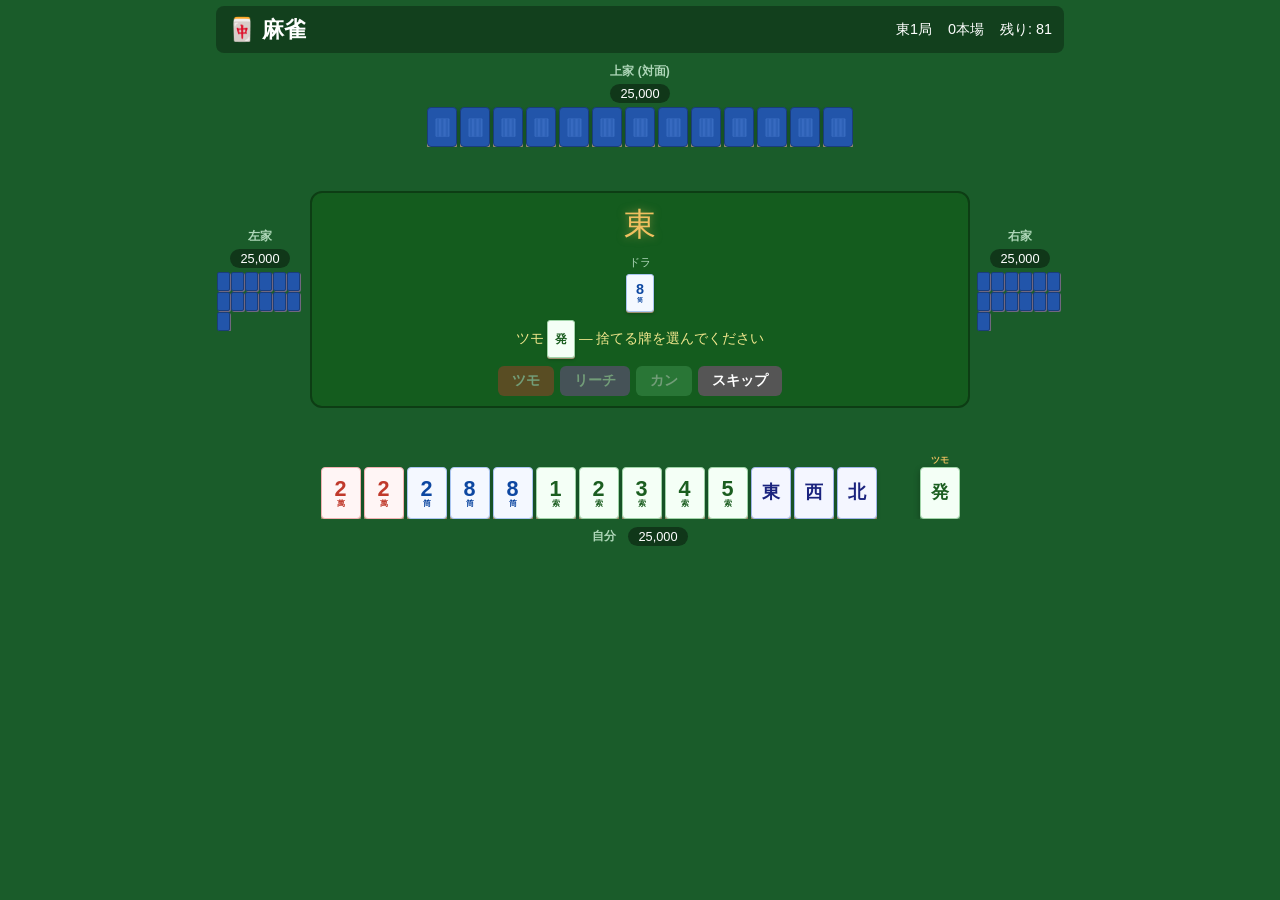
<file: index.html>
<!DOCTYPE html>
<html lang="ja">
<head>
  <meta charset="UTF-8">
  <meta name="viewport" content="width=device-width, initial-scale=1.0">
  <title>麻雀ゲーム</title>
  <link rel="stylesheet" href="style.css">
</head>
<body>
  <div id="app">
    <div id="game-header">
      <h1>🀄 麻雀</h1>
      <div id="game-info">
        <span id="round-info">東1局</span>
        <span id="honba-info">0本場</span>
        <span id="wall-count">残り: 70</span>
      </div>
    </div>

    <div id="game-board">
      <!-- 上家 (対面) -->
      <div id="player-top" class="player-area opponent">
        <div class="player-label">上家 (対面)</div>
        <div class="player-score-badge"><span class="player-score" id="score-2">25000</span></div>
        <div class="hand-container">
          <div class="hand hidden-hand" id="hand-2"></div>
        </div>
        <div class="discard-area" id="discard-2"></div>
      </div>

      <div id="center-row">
        <!-- 左家 -->
        <div id="player-left" class="player-area opponent side-player">
          <div class="player-label">左家</div>
          <div class="player-score-badge"><span class="player-score" id="score-3">25000</span></div>
          <div class="hand-container">
            <div class="hand hidden-hand side-hand" id="hand-3"></div>
          </div>
          <div class="discard-area side-discard" id="discard-3"></div>
        </div>

        <!-- 中央卓 -->
        <div id="center-table">
          <div id="wind-indicator">
            <div class="wind-kanji">東</div>
            <div id="dora-area">
              <div class="dora-label">ドラ</div>
              <div id="dora-tiles"></div>
            </div>
          </div>
          <div id="action-area">
            <div id="message-area">配牌中...</div>
            <div id="action-buttons" class="hidden">
              <button id="btn-chi" class="action-btn" onclick="game.playerAction('chi')">チー</button>
              <button id="btn-pon" class="action-btn" onclick="game.playerAction('pon')">ポン</button>
              <button id="btn-kan" class="action-btn" onclick="game.playerAction('kan')">カン</button>
              <button id="btn-ron" class="action-btn ron-btn" onclick="game.playerAction('ron')">ロン</button>
              <button id="btn-skip" class="action-btn skip-btn" onclick="game.playerAction('skip')">スキップ</button>
            </div>
            <div id="tsumo-buttons" class="hidden">
              <button id="btn-tsumo" class="action-btn ron-btn" onclick="game.playerAction('tsumo')">ツモ</button>
              <button id="btn-riichi" class="action-btn riichi-btn" onclick="game.playerAction('riichi')">リーチ</button>
              <button id="btn-ankan" class="action-btn" onclick="game.playerAction('ankan')">カン</button>
              <button id="btn-tsumo-skip" class="action-btn skip-btn" onclick="game.playerAction('tsumo-skip')">スキップ</button>
            </div>
          </div>
        </div>

        <!-- 右家 -->
        <div id="player-right" class="player-area opponent side-player">
          <div class="player-label">右家</div>
          <div class="player-score-badge"><span class="player-score" id="score-1">25000</span></div>
          <div class="hand-container">
            <div class="hand hidden-hand side-hand" id="hand-1"></div>
          </div>
          <div class="discard-area side-discard" id="discard-1"></div>
        </div>
      </div>

      <!-- 自分 -->
      <div id="player-bottom" class="player-area self">
        <div class="discard-area" id="discard-0"></div>
        <div class="hand-container">
          <div class="hand" id="hand-0"></div>
        </div>
        <div class="player-bottom-info">
          <div class="player-label">自分 <span id="riichi-indicator" class="hidden">リーチ中</span></div>
          <div class="player-score-badge"><span class="player-score" id="score-0">25000</span></div>
        </div>
      </div>
    </div>

    <!-- 結果モーダル -->
    <div id="result-modal" class="modal hidden">
      <div class="modal-content">
        <h2 id="result-title">結果</h2>
        <div id="result-detail"></div>
        <div id="score-changes"></div>
        <button class="action-btn" onclick="game.nextRound()">次の局へ</button>
      </div>
    </div>

    <!-- ゲーム終了モーダル -->
    <div id="gameover-modal" class="modal hidden">
      <div class="modal-content">
        <h2>ゲーム終了</h2>
        <div id="final-scores"></div>
        <button class="action-btn" onclick="game.restart()">もう一度</button>
      </div>
    </div>
  </div>

  <script src="mahjong.js"></script>
</body>
</html>
</file>
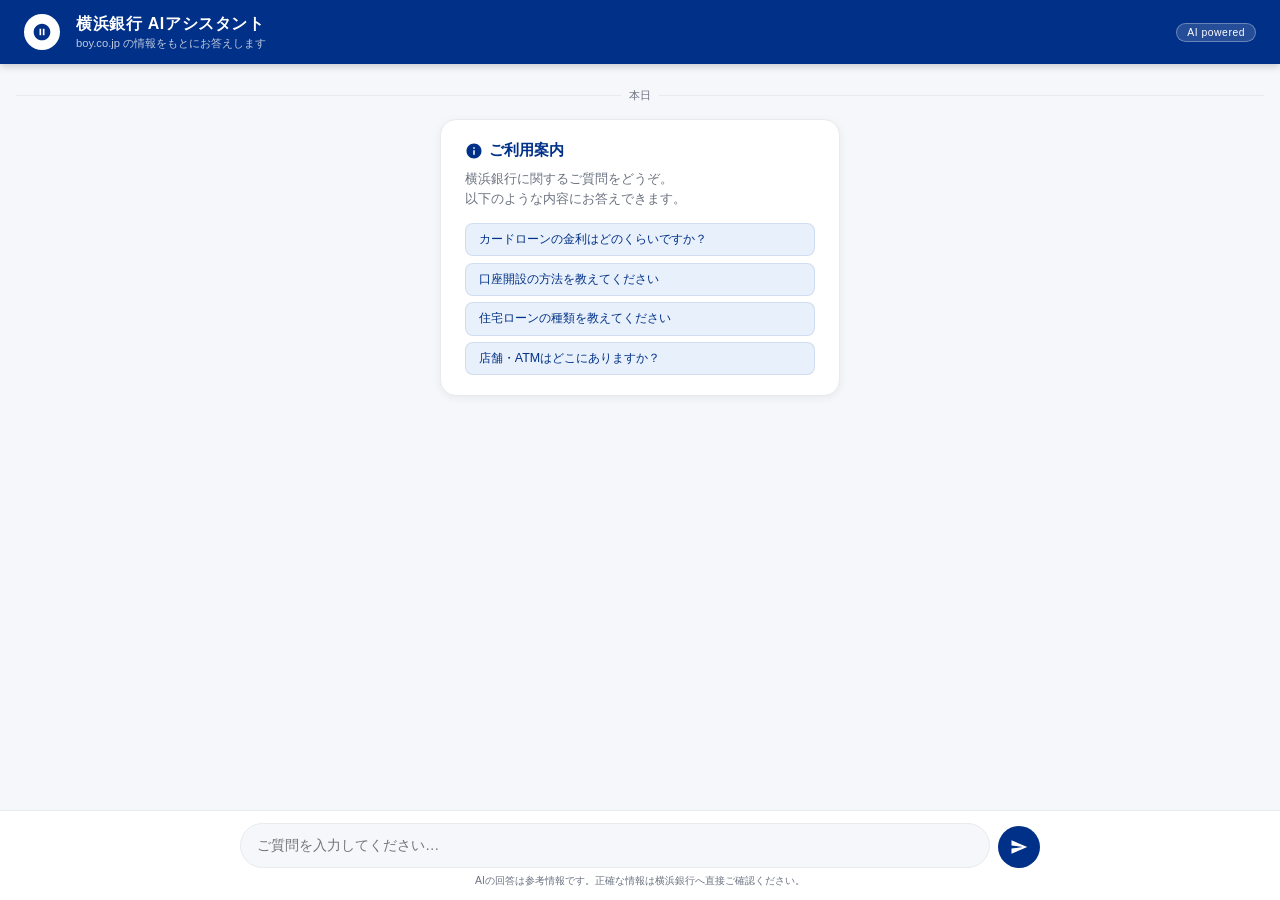
<file: qa_tool/static/index.html>
<!DOCTYPE html>
<html lang="ja">
<head>
  <meta charset="UTF-8">
  <meta name="viewport" content="width=device-width, initial-scale=1.0">
  <title>横浜銀行 AIアシスタント</title>
  <style>
    *, *::before, *::after { box-sizing: border-box; margin: 0; padding: 0; }

    :root {
      --hama-blue: #003087;
      --hama-light-blue: #0066cc;
      --hama-sky: #e8f0fb;
      --hama-gold: #c8a84b;
      --gray-100: #f5f7fa;
      --gray-200: #e8eaed;
      --gray-600: #6b7280;
      --white: #ffffff;
      --text: #1a1a2e;
    }

    body {
      font-family: "Hiragino Kaku Gothic ProN", "Hiragino Sans", Meiryo, sans-serif;
      background: var(--gray-100);
      display: flex;
      flex-direction: column;
      height: 100vh;
      color: var(--text);
    }

    /* ── ヘッダー ── */
    header {
      background: var(--hama-blue);
      color: var(--white);
      padding: 0 1.5rem;
      height: 64px;
      display: flex;
      align-items: center;
      gap: 1rem;
      box-shadow: 0 2px 8px rgba(0,0,0,0.2);
      flex-shrink: 0;
    }

    .header-icon {
      width: 36px;
      height: 36px;
      background: var(--white);
      border-radius: 50%;
      display: flex;
      align-items: center;
      justify-content: center;
      flex-shrink: 0;
    }

    .header-icon svg {
      width: 20px;
      height: 20px;
      fill: var(--hama-blue);
    }

    .header-text h1 {
      font-size: 1rem;
      font-weight: 700;
      letter-spacing: 0.04em;
    }

    .header-text p {
      font-size: 0.7rem;
      opacity: 0.75;
      margin-top: 1px;
    }

    .header-badge {
      margin-left: auto;
      background: rgba(255,255,255,0.15);
      border: 1px solid rgba(255,255,255,0.3);
      color: var(--white);
      font-size: 0.65rem;
      padding: 3px 10px;
      border-radius: 20px;
      letter-spacing: 0.05em;
    }

    /* ── チャットエリア ── */
    #chat {
      flex: 1;
      overflow-y: auto;
      padding: 1.5rem 1rem;
      display: flex;
      flex-direction: column;
      gap: 1rem;
      scroll-behavior: smooth;
    }

    /* 日付ライン */
    .date-line {
      text-align: center;
      font-size: 0.7rem;
      color: var(--gray-600);
      display: flex;
      align-items: center;
      gap: 0.5rem;
    }
    .date-line::before, .date-line::after {
      content: "";
      flex: 1;
      height: 1px;
      background: var(--gray-200);
    }

    /* メッセージラッパー */
    .msg-wrap {
      display: flex;
      gap: 0.6rem;
      max-width: 85%;
    }
    .msg-wrap.user { align-self: flex-end; flex-direction: row-reverse; }
    .msg-wrap.bot  { align-self: flex-start; }

    /* アバター */
    .avatar {
      width: 32px;
      height: 32px;
      border-radius: 50%;
      flex-shrink: 0;
      display: flex;
      align-items: center;
      justify-content: center;
      font-size: 0.75rem;
      font-weight: 700;
    }
    .bot .avatar {
      background: var(--hama-blue);
      color: var(--white);
    }
    .user .avatar {
      background: var(--gray-200);
      color: var(--gray-600);
    }

    /* バブル */
    .bubble {
      padding: 0.75rem 1rem;
      border-radius: 16px;
      line-height: 1.7;
      font-size: 0.88rem;
      white-space: pre-wrap;
      word-break: break-word;
    }
    .bot .bubble {
      background: var(--white);
      border: 1px solid var(--gray-200);
      border-top-left-radius: 4px;
      box-shadow: 0 1px 3px rgba(0,0,0,0.06);
    }
    .user .bubble {
      background: var(--hama-light-blue);
      color: var(--white);
      border-top-right-radius: 4px;
    }
    .bubble.loading {
      color: var(--gray-600);
      font-style: italic;
    }

    /* タイムスタンプ */
    .ts {
      font-size: 0.65rem;
      color: var(--gray-600);
      margin-top: 4px;
      padding: 0 4px;
    }
    .msg-wrap.user .ts { text-align: right; }

    /* ── ウェルカムカード ── */
    .welcome-card {
      align-self: center;
      background: var(--white);
      border: 1px solid var(--gray-200);
      border-radius: 16px;
      padding: 1.25rem 1.5rem;
      max-width: 400px;
      width: 100%;
      box-shadow: 0 2px 8px rgba(0,0,0,0.06);
    }
    .welcome-card h2 {
      color: var(--hama-blue);
      font-size: 0.95rem;
      margin-bottom: 0.5rem;
      display: flex;
      align-items: center;
      gap: 0.4rem;
    }
    .welcome-card p {
      font-size: 0.8rem;
      color: var(--gray-600);
      line-height: 1.6;
      margin-bottom: 0.8rem;
    }
    .suggestion-list {
      list-style: none;
      display: flex;
      flex-direction: column;
      gap: 0.4rem;
    }
    .suggestion-list li {
      background: var(--hama-sky);
      color: var(--hama-blue);
      font-size: 0.78rem;
      padding: 0.45rem 0.8rem;
      border-radius: 8px;
      cursor: pointer;
      transition: background 0.15s;
      border: 1px solid rgba(0,48,135,0.1);
    }
    .suggestion-list li:hover { background: #d0e4ff; }

    /* ── フッター（入力欄）── */
    footer {
      background: var(--white);
      border-top: 1px solid var(--gray-200);
      padding: 0.75rem 1rem;
      flex-shrink: 0;
    }

    .input-row {
      display: flex;
      gap: 0.5rem;
      align-items: flex-end;
      max-width: 800px;
      margin: 0 auto;
    }

    #q {
      flex: 1;
      padding: 0.65rem 1rem;
      border: 1.5px solid var(--gray-200);
      border-radius: 24px;
      font-size: 0.9rem;
      font-family: inherit;
      outline: none;
      background: var(--gray-100);
      transition: border-color 0.15s, background 0.15s;
      resize: none;
      line-height: 1.5;
    }
    #q:focus {
      border-color: var(--hama-light-blue);
      background: var(--white);
    }

    #send {
      width: 42px;
      height: 42px;
      background: var(--hama-blue);
      color: var(--white);
      border: none;
      border-radius: 50%;
      cursor: pointer;
      display: flex;
      align-items: center;
      justify-content: center;
      flex-shrink: 0;
      transition: background 0.15s, transform 0.1s;
    }
    #send:hover:not(:disabled) { background: var(--hama-light-blue); }
    #send:active:not(:disabled) { transform: scale(0.92); }
    #send:disabled { background: var(--gray-200); cursor: default; }
    #send svg { width: 18px; height: 18px; fill: currentColor; }

    .footer-note {
      text-align: center;
      font-size: 0.65rem;
      color: var(--gray-600);
      margin-top: 0.4rem;
    }

    /* スクロールバー */
    #chat::-webkit-scrollbar { width: 4px; }
    #chat::-webkit-scrollbar-track { background: transparent; }
    #chat::-webkit-scrollbar-thumb { background: var(--gray-200); border-radius: 2px; }
  </style>
</head>
<body>

<header>
  <div class="header-icon">
    <svg viewBox="0 0 24 24" xmlns="http://www.w3.org/2000/svg">
      <path d="M12 2C6.48 2 2 6.48 2 12s4.48 10 10 10 10-4.48 10-10S17.52 2 12 2zm-1 14H9V8h2v8zm4 0h-2V8h2v8z"/>
    </svg>
  </div>
  <div class="header-text">
    <h1>横浜銀行 AIアシスタント</h1>
    <p>boy.co.jp の情報をもとにお答えします</p>
  </div>
  <span class="header-badge">AI powered</span>
</header>

<div id="chat">
  <div class="date-line">本日</div>

  <div class="welcome-card">
    <h2>
      <svg style="width:18px;height:18px;fill:#003087" viewBox="0 0 24 24"><path d="M12 2C6.48 2 2 6.48 2 12s4.48 10 10 10 10-4.48 10-10S17.52 2 12 2zm1 15h-2v-6h2v6zm0-8h-2V7h2v2z"/></svg>
      ご利用案内
    </h2>
    <p>横浜銀行に関するご質問をどうぞ。<br>以下のような内容にお答えできます。</p>
    <ul class="suggestion-list" id="suggestions">
      <li>カードローンの金利はどのくらいですか？</li>
      <li>口座開設の方法を教えてください</li>
      <li>住宅ローンの種類を教えてください</li>
      <li>店舗・ATMはどこにありますか？</li>
    </ul>
  </div>
</div>

<footer>
  <div class="input-row">
    <input id="q" type="text" placeholder="ご質問を入力してください…" autocomplete="off" />
    <button id="send" aria-label="送信">
      <svg viewBox="0 0 24 24"><path d="M2.01 21L23 12 2.01 3 2 10l15 2-15 2z"/></svg>
    </button>
  </div>
  <p class="footer-note">AIの回答は参考情報です。正確な情報は横浜銀行へ直接ご確認ください。</p>
</footer>

<script>
  const chat   = document.getElementById('chat');
  const input  = document.getElementById('q');
  const btn    = document.getElementById('send');

  function now() {
    return new Date().toLocaleTimeString('ja-JP', { hour: '2-digit', minute: '2-digit' });
  }

  function addMsg(text, role) {
    const wrap = document.createElement('div');
    wrap.className = `msg-wrap ${role}`;

    const avatar = document.createElement('div');
    avatar.className = 'avatar';
    avatar.textContent = role === 'bot' ? '浜' : '私';

    const inner = document.createElement('div');

    const bubble = document.createElement('div');
    bubble.className = 'bubble';
    bubble.textContent = text;

    const ts = document.createElement('div');
    ts.className = 'ts';
    ts.textContent = now();

    inner.appendChild(bubble);
    inner.appendChild(ts);
    wrap.appendChild(avatar);
    wrap.appendChild(inner);
    chat.appendChild(wrap);
    chat.scrollTop = chat.scrollHeight;
    return bubble;
  }

  async function ask(question) {
    if (!question) return;
    input.value = '';
    btn.disabled = true;

    addMsg(question, 'user');
    const loading = addMsg('回答を生成しています…', 'bot');
    loading.classList.add('loading');

    try {
      const res = await fetch('/ask', {
        method: 'POST',
        headers: { 'Content-Type': 'application/json' },
        body: JSON.stringify({ question }),
      });
      const data = await res.json();
      loading.classList.remove('loading');
      loading.textContent = data.answer || data.error || '（応答なし）';
    } catch {
      loading.classList.remove('loading');
      loading.textContent = 'エラー：サーバーに接続できませんでした。';
    } finally {
      btn.disabled = false;
      input.focus();
      chat.scrollTop = chat.scrollHeight;
    }
  }

  btn.addEventListener('click', () => ask(input.value.trim()));
  input.addEventListener('keydown', e => { if (e.key === 'Enter') ask(input.value.trim()); });

  // サジェストをクリックしたら送信
  document.getElementById('suggestions').addEventListener('click', e => {
    if (e.target.tagName === 'LI') ask(e.target.textContent.trim());
  });
</script>
</body>
</html>
</file>
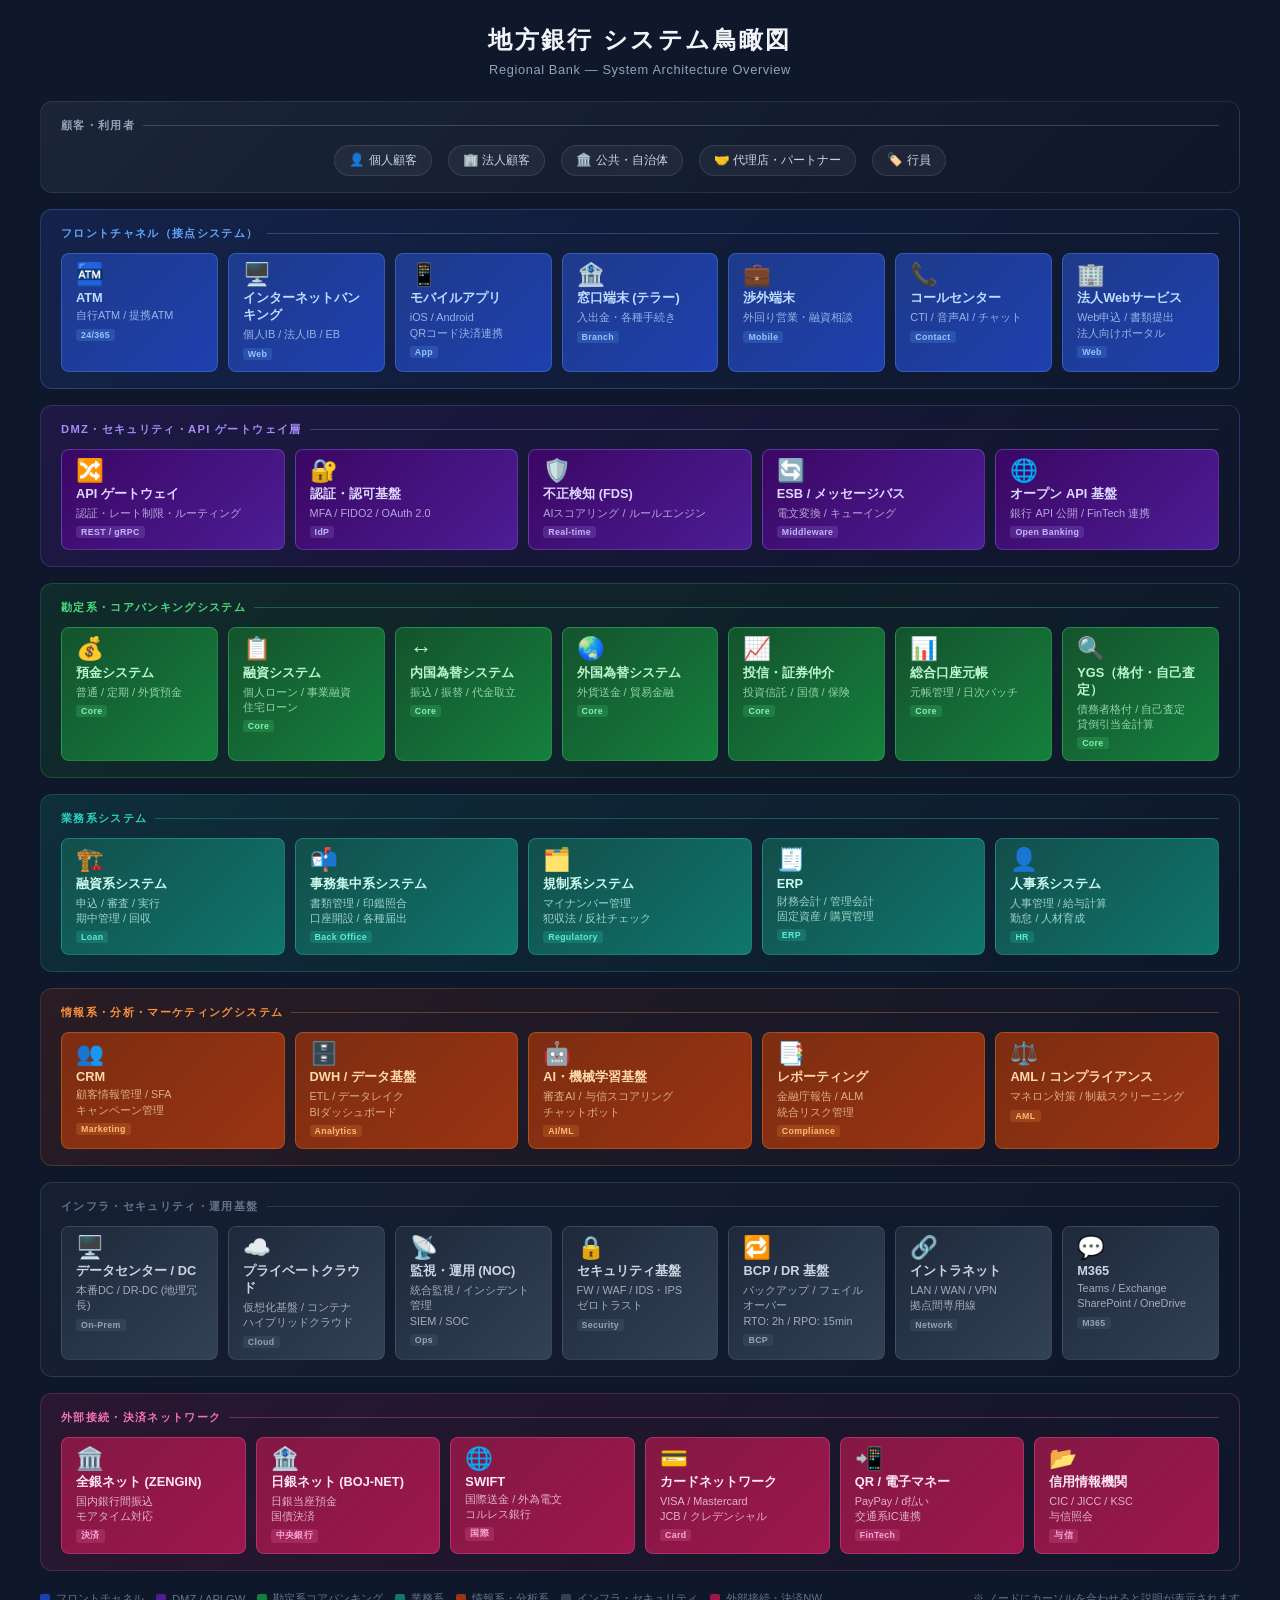
<file: bank-system-diagram.html>
<!DOCTYPE html>
<html lang="ja">
<head>
  <meta charset="UTF-8">
  <meta name="viewport" content="width=device-width, initial-scale=1.0">
  <title>地方銀行 システム鳥瞰図</title>
  <style>
    * { box-sizing: border-box; margin: 0; padding: 0; }

    body {
      font-family: 'Hiragino Sans', 'Yu Gothic', 'Meiryo', sans-serif;
      background: #0f172a;
      color: #e2e8f0;
      min-height: 100vh;
      padding: 24px;
    }

    h1 {
      text-align: center;
      font-size: 1.5rem;
      font-weight: 700;
      letter-spacing: 0.1em;
      margin-bottom: 6px;
      color: #f1f5f9;
    }

    .subtitle {
      text-align: center;
      font-size: 0.8rem;
      color: #94a3b8;
      margin-bottom: 24px;
      letter-spacing: 0.05em;
    }

    .diagram {
      display: grid;
      grid-template-rows: auto auto auto auto;
      gap: 16px;
      max-width: 1200px;
      margin: 0 auto;
    }

    /* ─── Layer ─── */
    .layer {
      border-radius: 12px;
      padding: 16px 20px;
      position: relative;
    }

    .layer-label {
      font-size: 0.7rem;
      font-weight: 700;
      letter-spacing: 0.12em;
      text-transform: uppercase;
      margin-bottom: 12px;
      display: flex;
      align-items: center;
      gap: 8px;
    }

    .layer-label::after {
      content: '';
      flex: 1;
      height: 1px;
      opacity: 0.3;
      background: currentColor;
    }

    .layer-grid {
      display: flex;
      flex-wrap: wrap;
      gap: 10px;
    }

    /* ─── Nodes ─── */
    .node {
      border-radius: 8px;
      padding: 10px 14px;
      min-width: 130px;
      flex: 1;
      cursor: default;
      transition: transform 0.15s, box-shadow 0.15s;
      position: relative;
    }

    .node:hover {
      transform: translateY(-2px);
      box-shadow: 0 8px 24px rgba(0,0,0,0.4);
    }

    .node-icon {
      font-size: 1.4rem;
      margin-bottom: 4px;
      line-height: 1;
    }

    .node-title {
      font-size: 0.8rem;
      font-weight: 700;
      margin-bottom: 3px;
    }

    .node-desc {
      font-size: 0.68rem;
      opacity: 0.75;
      line-height: 1.4;
    }

    .badge {
      display: inline-block;
      font-size: 0.55rem;
      font-weight: 700;
      padding: 1px 5px;
      border-radius: 3px;
      margin-top: 4px;
      letter-spacing: 0.04em;
    }

    /* ─── Layer: Customers ─── */
    .layer-customers {
      background: linear-gradient(135deg, rgba(30,41,59,0.8), rgba(15,23,42,0.6));
      border: 1px solid rgba(148,163,184,0.15);
    }
    .layer-customers .layer-label { color: #94a3b8; }

    /* ─── Layer: Front Channels ─── */
    .layer-front {
      background: linear-gradient(135deg, rgba(30,58,138,0.35), rgba(15,23,42,0.6));
      border: 1px solid rgba(96,165,250,0.25);
    }
    .layer-front .layer-label { color: #60a5fa; }
    .layer-front .node {
      background: linear-gradient(135deg, #1e3a8a, #1e40af);
      border: 1px solid rgba(96,165,250,0.3);
      color: #bfdbfe;
    }
    .layer-front .badge { background: rgba(96,165,250,0.2); color: #93c5fd; }

    /* ─── Layer: DMZ / API GW ─── */
    .layer-dmz {
      background: linear-gradient(135deg, rgba(76,29,149,0.25), rgba(15,23,42,0.6));
      border: 1px solid rgba(167,139,250,0.2);
    }
    .layer-dmz .layer-label { color: #a78bfa; }
    .layer-dmz .node {
      background: linear-gradient(135deg, #3b0764, #4c1d95);
      border: 1px solid rgba(167,139,250,0.3);
      color: #ddd6fe;
    }
    .layer-dmz .badge { background: rgba(167,139,250,0.2); color: #c4b5fd; }

    /* ─── Layer: Core Banking ─── */
    .layer-core {
      background: linear-gradient(135deg, rgba(20,83,45,0.35), rgba(15,23,42,0.6));
      border: 1px solid rgba(74,222,128,0.2);
    }
    .layer-core .layer-label { color: #4ade80; }
    .layer-core .node {
      background: linear-gradient(135deg, #14532d, #15803d);
      border: 1px solid rgba(74,222,128,0.3);
      color: #bbf7d0;
    }
    .layer-core .badge { background: rgba(74,222,128,0.2); color: #86efac; }

    /* ─── Layer: Info / Analytics ─── */
    .layer-info {
      background: linear-gradient(135deg, rgba(124,45,18,0.25), rgba(15,23,42,0.6));
      border: 1px solid rgba(251,146,60,0.2);
    }
    .layer-info .layer-label { color: #fb923c; }
    .layer-info .node {
      background: linear-gradient(135deg, #7c2d12, #9a3412);
      border: 1px solid rgba(251,146,60,0.3);
      color: #fed7aa;
    }
    .layer-info .badge { background: rgba(251,146,60,0.2); color: #fdba74; }

    /* ─── Layer: Business Operations ─── */
    .layer-ops {
      background: linear-gradient(135deg, rgba(15,118,110,0.25), rgba(15,23,42,0.6));
      border: 1px solid rgba(45,212,191,0.2);
    }
    .layer-ops .layer-label { color: #2dd4bf; }
    .layer-ops .node {
      background: linear-gradient(135deg, #134e4a, #0f766e);
      border: 1px solid rgba(45,212,191,0.3);
      color: #ccfbf1;
    }
    .layer-ops .badge { background: rgba(45,212,191,0.2); color: #5eead4; }

    /* ─── Layer: Infra / Security ─── */
    .layer-infra {
      background: linear-gradient(135deg, rgba(30,41,59,0.5), rgba(15,23,42,0.7));
      border: 1px solid rgba(100,116,139,0.3);
    }
    .layer-infra .layer-label { color: #64748b; }
    .layer-infra .node {
      background: linear-gradient(135deg, #1e293b, #334155);
      border: 1px solid rgba(100,116,139,0.3);
      color: #cbd5e1;
    }
    .layer-infra .badge { background: rgba(100,116,139,0.2); color: #94a3b8; }

    /* ─── Layer: External ─── */
    .layer-external {
      background: linear-gradient(135deg, rgba(157,23,77,0.2), rgba(15,23,42,0.6));
      border: 1px solid rgba(244,114,182,0.2);
    }
    .layer-external .layer-label { color: #f472b6; }
    .layer-external .node {
      background: linear-gradient(135deg, #831843, #9d174d);
      border: 1px solid rgba(244,114,182,0.3);
      color: #fce7f3;
    }
    .layer-external .badge { background: rgba(244,114,182,0.2); color: #f9a8d4; }

    /* ─── Customer icons row ─── */
    .customer-row {
      display: flex;
      gap: 16px;
      justify-content: center;
      flex-wrap: wrap;
    }

    .customer-chip {
      display: flex;
      align-items: center;
      gap: 6px;
      background: rgba(255,255,255,0.05);
      border: 1px solid rgba(255,255,255,0.1);
      border-radius: 20px;
      padding: 6px 14px;
      font-size: 0.78rem;
      color: #cbd5e1;
    }

    /* ─── Arrows between layers ─── */
    .arrow-row {
      display: flex;
      justify-content: center;
      align-items: center;
      gap: 4px;
      color: #475569;
      font-size: 0.72rem;
      height: 12px;
      margin: -8px 0;
    }

    .arrow-row span { letter-spacing: 0.03em; }

    /* ─── Legend ─── */
    .legend {
      max-width: 1200px;
      margin: 20px auto 0;
      display: flex;
      flex-wrap: wrap;
      gap: 12px;
      font-size: 0.7rem;
      color: #64748b;
    }

    .legend-item {
      display: flex;
      align-items: center;
      gap: 6px;
    }

    .legend-dot {
      width: 10px;
      height: 10px;
      border-radius: 2px;
    }

    /* ─── Tooltip ─── */
    .node[data-tip]:hover::after {
      content: attr(data-tip);
      position: absolute;
      bottom: calc(100% + 6px);
      left: 50%;
      transform: translateX(-50%);
      background: #1e293b;
      border: 1px solid rgba(255,255,255,0.15);
      border-radius: 6px;
      padding: 6px 10px;
      font-size: 0.68rem;
      color: #e2e8f0;
      white-space: nowrap;
      z-index: 10;
      pointer-events: none;
      box-shadow: 0 4px 16px rgba(0,0,0,0.5);
    }

    /* ─── Connector SVG ─── */
    .connector {
      width: 100%;
      height: 30px;
      overflow: visible;
      display: block;
      margin: -4px 0;
    }
  </style>
</head>
<body>

<h1>地方銀行 システム鳥瞰図</h1>
<p class="subtitle">Regional Bank — System Architecture Overview</p>

<div class="diagram">

  <!-- 顧客層 -->
  <div class="layer layer-customers">
    <div class="layer-label">顧客・利用者</div>
    <div class="customer-row">
      <div class="customer-chip">👤 個人顧客</div>
      <div class="customer-chip">🏢 法人顧客</div>
      <div class="customer-chip">🏛️ 公共・自治体</div>
      <div class="customer-chip">🤝 代理店・パートナー</div>
      <div class="customer-chip">🏷️ 行員</div>
    </div>
  </div>

  <!-- フロントチャネル -->
  <div class="layer layer-front">
    <div class="layer-label">フロントチャネル（接点システム）</div>
    <div class="layer-grid">
      <div class="node" data-tip="出入金・振込・残高照会">
        <div class="node-icon">🏧</div>
        <div class="node-title">ATM</div>
        <div class="node-desc">自行ATM / 提携ATM</div>
        <span class="badge">24/365</span>
      </div>
      <div class="node" data-tip="個人・法人向けオンラインサービス">
        <div class="node-icon">🖥️</div>
        <div class="node-title">インターネットバンキング</div>
        <div class="node-desc">個人IB / 法人IB / EB</div>
        <span class="badge">Web</span>
      </div>
      <div class="node" data-tip="スマートフォン向けアプリ">
        <div class="node-icon">📱</div>
        <div class="node-title">モバイルアプリ</div>
        <div class="node-desc">iOS / Android<br>QRコード決済連携</div>
        <span class="badge">App</span>
      </div>
      <div class="node" data-tip="窓口での取引処理端末">
        <div class="node-icon">🏦</div>
        <div class="node-title">窓口端末 (テラー)</div>
        <div class="node-desc">入出金・各種手続き</div>
        <span class="badge">Branch</span>
      </div>
      <div class="node" data-tip="融資・相談業務の支援システム">
        <div class="node-icon">💼</div>
        <div class="node-title">渉外端末</div>
        <div class="node-desc">外回り営業・融資相談</div>
        <span class="badge">Mobile</span>
      </div>
      <div class="node" data-tip="コールセンターのオペレーター支援">
        <div class="node-icon">📞</div>
        <div class="node-title">コールセンター</div>
        <div class="node-desc">CTI / 音声AI / チャット</div>
        <span class="badge">Contact</span>
      </div>
      <div class="node" data-tip="法人向けWeb取引・各種申込サービス">
        <div class="node-icon">🏢</div>
        <div class="node-title">法人Webサービス</div>
        <div class="node-desc">Web申込 / 書類提出<br>法人向けポータル</div>
        <span class="badge">Web</span>
      </div>
    </div>
  </div>

  <!-- DMZ / ミドルウェア層 -->
  <div class="layer layer-dmz">
    <div class="layer-label">DMZ・セキュリティ・API ゲートウェイ層</div>
    <div class="layer-grid">
      <div class="node" data-tip="外部からの通信を制御するゲートウェイ">
        <div class="node-icon">🔀</div>
        <div class="node-title">API ゲートウェイ</div>
        <div class="node-desc">認証・レート制限・ルーティング</div>
        <span class="badge">REST / gRPC</span>
      </div>
      <div class="node" data-tip="本人確認・不正アクセス検知">
        <div class="node-icon">🔐</div>
        <div class="node-title">認証・認可基盤</div>
        <div class="node-desc">MFA / FIDO2 / OAuth 2.0</div>
        <span class="badge">IdP</span>
      </div>
      <div class="node" data-tip="不正取引をリアルタイムで検知">
        <div class="node-icon">🛡️</div>
        <div class="node-title">不正検知 (FDS)</div>
        <div class="node-desc">AIスコアリング / ルールエンジン</div>
        <span class="badge">Real-time</span>
      </div>
      <div class="node" data-tip="電文変換・連携ハブ">
        <div class="node-icon">🔄</div>
        <div class="node-title">ESB / メッセージバス</div>
        <div class="node-desc">電文変換 / キューイング</div>
        <span class="badge">Middleware</span>
      </div>
      <div class="node" data-tip="Open Banking向けAPIの公開">
        <div class="node-icon">🌐</div>
        <div class="node-title">オープン API 基盤</div>
        <div class="node-desc">銀行 API 公開 / FinTech 連携</div>
        <span class="badge">Open Banking</span>
      </div>
    </div>
  </div>

  <!-- 勘定系 / コアバンキング -->
  <div class="layer layer-core">
    <div class="layer-label">勘定系・コアバンキングシステム</div>
    <div class="layer-grid">
      <div class="node" data-tip="普通・定期・積立預金の管理">
        <div class="node-icon">💰</div>
        <div class="node-title">預金システム</div>
        <div class="node-desc">普通 / 定期 / 外貨預金</div>
        <span class="badge">Core</span>
      </div>
      <div class="node" data-tip="個人・事業者向けローン管理">
        <div class="node-icon">📋</div>
        <div class="node-title">融資システム</div>
        <div class="node-desc">個人ローン / 事業融資<br>住宅ローン</div>
        <span class="badge">Core</span>
      </div>
      <div class="node" data-tip="振込・振替・内国為替の処理">
        <div class="node-icon">↔️</div>
        <div class="node-title">内国為替システム</div>
        <div class="node-desc">振込 / 振替 / 代金取立</div>
        <span class="badge">Core</span>
      </div>
      <div class="node" data-tip="外貨取引・貿易金融の管理">
        <div class="node-icon">🌏</div>
        <div class="node-title">外国為替システム</div>
        <div class="node-desc">外貨送金 / 貿易金融</div>
        <span class="badge">Core</span>
      </div>
      <div class="node" data-tip="金融商品の管理・販売">
        <div class="node-icon">📈</div>
        <div class="node-title">投信・証券仲介</div>
        <div class="node-desc">投資信託 / 国債 / 保険</div>
        <span class="badge">Core</span>
      </div>
      <div class="node" data-tip="日次・月次の会計締め処理">
        <div class="node-icon">📊</div>
        <div class="node-title">総合口座元帳</div>
        <div class="node-desc">元帳管理 / 日次バッチ</div>
        <span class="badge">Core</span>
      </div>
      <div class="node" data-tip="融資先の格付・自己査定・引当計算">
        <div class="node-icon">🔍</div>
        <div class="node-title">YGS（格付・自己査定）</div>
        <div class="node-desc">債務者格付 / 自己査定<br>貸倒引当金計算</div>
        <span class="badge">Core</span>
      </div>
    </div>
  </div>

  <!-- 業務系 -->
  <div class="layer layer-ops">
    <div class="layer-label">業務系システム</div>
    <div class="layer-grid">
      <div class="node" data-tip="融資業務の申込・審査・実行・管理">
        <div class="node-icon">🏗️</div>
        <div class="node-title">融資系システム</div>
        <div class="node-desc">申込 / 審査 / 実行<br>期中管理 / 回収</div>
        <span class="badge">Loan</span>
      </div>
      <div class="node" data-tip="各種事務処理の集中・標準化">
        <div class="node-icon">📬</div>
        <div class="node-title">事務集中系システム</div>
        <div class="node-desc">書類管理 / 印鑑照合<br>口座開設 / 各種届出</div>
        <span class="badge">Back Office</span>
      </div>
      <div class="node" data-tip="法令・規制対応の業務システム">
        <div class="node-icon">🗂️</div>
        <div class="node-title">規制系システム</div>
        <div class="node-desc">マイナンバー管理<br>犯収法 / 反社チェック</div>
        <span class="badge">Regulatory</span>
      </div>
      <div class="node" data-tip="財務・会計・管理会計の統合基盤">
        <div class="node-icon">🧾</div>
        <div class="node-title">ERP</div>
        <div class="node-desc">財務会計 / 管理会計<br>固定資産 / 購買管理</div>
        <span class="badge">ERP</span>
      </div>
      <div class="node" data-tip="人事・給与・勤怠管理システム">
        <div class="node-icon">👤</div>
        <div class="node-title">人事系システム</div>
        <div class="node-desc">人事管理 / 給与計算<br>勤怠 / 人材育成</div>
        <span class="badge">HR</span>
      </div>
    </div>
  </div>

  <!-- 情報系・分析系 -->
  <div class="layer layer-info">
    <div class="layer-label">情報系・分析・マーケティングシステム</div>
    <div class="layer-grid">
      <div class="node" data-tip="顧客情報の統合管理・営業活動支援">
        <div class="node-icon">👥</div>
        <div class="node-title">CRM</div>
        <div class="node-desc">顧客情報管理 / SFA<br>キャンペーン管理</div>
        <span class="badge">Marketing</span>
      </div>
      <div class="node" data-tip="全社データの統合・分析基盤">
        <div class="node-icon">🗄️</div>
        <div class="node-title">DWH / データ基盤</div>
        <div class="node-desc">ETL / データレイク<br>BIダッシュボード</div>
        <span class="badge">Analytics</span>
      </div>
      <div class="node" data-tip="AIを活用した業務自動化・予測">
        <div class="node-icon">🤖</div>
        <div class="node-title">AI・機械学習基盤</div>
        <div class="node-desc">審査AI / 与信スコアリング<br>チャットボット</div>
        <span class="badge">AI/ML</span>
      </div>
      <div class="node" data-tip="法令対応・リスク管理レポート">
        <div class="node-icon">📑</div>
        <div class="node-title">レポーティング</div>
        <div class="node-desc">金融庁報告 / ALM<br>統合リスク管理</div>
        <span class="badge">Compliance</span>
      </div>
      <div class="node" data-tip="AML・コンプライアンス管理">
        <div class="node-icon">⚖️</div>
        <div class="node-title">AML / コンプライアンス</div>
        <div class="node-desc">マネロン対策 / 制裁スクリーニング</div>
        <span class="badge">AML</span>
      </div>
    </div>
  </div>

  <!-- インフラ・セキュリティ -->
  <div class="layer layer-infra">
    <div class="layer-label">インフラ・セキュリティ・運用基盤</div>
    <div class="layer-grid">
      <div class="node" data-tip="本番・DR環境の物理・仮想サーバ">
        <div class="node-icon">🖥️</div>
        <div class="node-title">データセンター / DC</div>
        <div class="node-desc">本番DC / DR-DC (地理冗長)</div>
        <span class="badge">On-Prem</span>
      </div>
      <div class="node" data-tip="クラウドを活用した柔軟な基盤">
        <div class="node-icon">☁️</div>
        <div class="node-title">プライベートクラウド</div>
        <div class="node-desc">仮想化基盤 / コンテナ<br>ハイブリッドクラウド</div>
        <span class="badge">Cloud</span>
      </div>
      <div class="node" data-tip="システム監視・障害対応">
        <div class="node-icon">📡</div>
        <div class="node-title">監視・運用 (NOC)</div>
        <div class="node-desc">統合監視 / インシデント管理<br>SIEM / SOC</div>
        <span class="badge">Ops</span>
      </div>
      <div class="node" data-tip="情報漏洩・サイバー攻撃対策">
        <div class="node-icon">🔒</div>
        <div class="node-title">セキュリティ基盤</div>
        <div class="node-desc">FW / WAF / IDS・IPS<br>ゼロトラスト</div>
        <span class="badge">Security</span>
      </div>
      <div class="node" data-tip="事業継続・災害復旧計画">
        <div class="node-icon">🔁</div>
        <div class="node-title">BCP / DR 基盤</div>
        <div class="node-desc">バックアップ / フェイルオーバー<br>RTO: 2h / RPO: 15min</div>
        <span class="badge">BCP</span>
      </div>
      <div class="node" data-tip="行内ネットワーク・拠点間通信基盤">
        <div class="node-icon">🔗</div>
        <div class="node-title">イントラネット</div>
        <div class="node-desc">LAN / WAN / VPN<br>拠点間専用線</div>
        <span class="badge">Network</span>
      </div>
      <div class="node" data-tip="Microsoft 365によるグループウェア基盤">
        <div class="node-icon">💬</div>
        <div class="node-title">M365</div>
        <div class="node-desc">Teams / Exchange<br>SharePoint / OneDrive</div>
        <span class="badge">M365</span>
      </div>
    </div>
  </div>

  <!-- 外部接続 -->
  <div class="layer layer-external">
    <div class="layer-label">外部接続・決済ネットワーク</div>
    <div class="layer-grid">
      <div class="node" data-tip="国内銀行間の振込・決済ネットワーク">
        <div class="node-icon">🏛️</div>
        <div class="node-title">全銀ネット (ZENGIN)</div>
        <div class="node-desc">国内銀行間振込<br>モアタイム対応</div>
        <span class="badge">決済</span>
      </div>
      <div class="node" data-tip="日本銀行との資金決済">
        <div class="node-icon">🏦</div>
        <div class="node-title">日銀ネット (BOJ-NET)</div>
        <div class="node-desc">日銀当座預金<br>国債決済</div>
        <span class="badge">中央銀行</span>
      </div>
      <div class="node" data-tip="国際送金・外為電文ネットワーク">
        <div class="node-icon">🌐</div>
        <div class="node-title">SWIFT</div>
        <div class="node-desc">国際送金 / 外為電文<br>コルレス銀行</div>
        <span class="badge">国際</span>
      </div>
      <div class="node" data-tip="Visa/Mastercardなどのカードネットワーク">
        <div class="node-icon">💳</div>
        <div class="node-title">カードネットワーク</div>
        <div class="node-desc">VISA / Mastercard<br>JCB / クレデンシャル</div>
        <span class="badge">Card</span>
      </div>
      <div class="node" data-tip="QRコード・電子マネー決済連携">
        <div class="node-icon">📲</div>
        <div class="node-title">QR / 電子マネー</div>
        <div class="node-desc">PayPay / d払い<br>交通系IC連携</div>
        <span class="badge">FinTech</span>
      </div>
      <div class="node" data-tip="信用情報機関との与信照会">
        <div class="node-icon">📂</div>
        <div class="node-title">信用情報機関</div>
        <div class="node-desc">CIC / JICC / KSC<br>与信照会</div>
        <span class="badge">与信</span>
      </div>
    </div>
  </div>

</div>

<!-- Legend -->
<div class="legend">
  <div class="legend-item"><div class="legend-dot" style="background:#1e40af"></div>フロントチャネル</div>
  <div class="legend-item"><div class="legend-dot" style="background:#4c1d95"></div>DMZ / API GW</div>
  <div class="legend-item"><div class="legend-dot" style="background:#15803d"></div>勘定系コアバンキング</div>
  <div class="legend-item"><div class="legend-dot" style="background:#0f766e"></div>業務系</div>
  <div class="legend-item"><div class="legend-dot" style="background:#9a3412"></div>情報系・分析系</div>
  <div class="legend-item"><div class="legend-dot" style="background:#334155"></div>インフラ・セキュリティ</div>
  <div class="legend-item"><div class="legend-dot" style="background:#9d174d"></div>外部接続・決済NW</div>
  <span style="margin-left:auto">※ ノードにカーソルを合わせると説明が表示されます</span>
</div>

<!-- SVG Flow Lines -->
<svg style="display:none" aria-hidden="true"></svg>

</body>
</html>
</file>
<file: style.css>
* {
  box-sizing: border-box;
  margin: 0;
  padding: 0;
}

body {
  background: #1a5c2a;
  font-family: 'Hiragino Kaku Gothic Pro', 'Meiryo', sans-serif;
  color: #fff;
  min-height: 100vh;
  display: flex;
  justify-content: center;
  align-items: flex-start;
}

#app {
  width: 100%;
  max-width: 860px;
  padding: 6px;
}

/* ヘッダー */
#game-header {
  display: flex;
  justify-content: space-between;
  align-items: center;
  padding: 8px 12px;
  background: rgba(0,0,0,0.3);
  border-radius: 8px;
  margin-bottom: 10px;
}

#game-header h1 {
  font-size: 1.4rem;
}

#game-info {
  display: flex;
  gap: 16px;
  font-size: 0.9rem;
}

/* ゲームボード */
#game-board {
  display: flex;
  flex-direction: column;
  gap: 4px;
}

.player-area {
  display: flex;
  flex-direction: column;
  align-items: center;
  gap: 4px;
}

/* プレイヤーラベル */
.player-label {
  font-size: 0.75rem;
  color: #aed6b8;
  font-weight: bold;
}

.player-score-badge {
  background: rgba(0,0,0,0.4);
  padding: 2px 10px;
  border-radius: 10px;
  font-size: 0.8rem;
}

/* 中央行 */
#center-row {
  display: flex;
  gap: 6px;
  align-items: center;
  justify-content: center;
}

/* 中央卓 */
#center-table {
  flex: 1;
  background: #145c1e;
  border: 2px solid #0d3d14;
  border-radius: 12px;
  min-height: 150px;
  display: flex;
  flex-direction: column;
  align-items: center;
  justify-content: center;
  gap: 8px;
  padding: 10px;
}

#wind-indicator {
  display: flex;
  flex-direction: column;
  align-items: center;
  gap: 8px;
}

.wind-kanji {
  font-size: 2rem;
  color: #f0c060;
  text-shadow: 0 0 8px rgba(240,192,96,0.5);
}

#dora-area {
  display: flex;
  flex-direction: column;
  align-items: center;
  gap: 4px;
}

.dora-label {
  font-size: 0.7rem;
  color: #aed6b8;
}

#dora-tiles {
  display: flex;
  gap: 3px;
}

/* アクションエリア */
#action-area {
  display: flex;
  flex-direction: column;
  align-items: center;
  gap: 8px;
  width: 100%;
}

#message-area {
  font-size: 0.85rem;
  color: #f0e68c;
  text-align: center;
  min-height: 20px;
}

#action-buttons, #tsumo-buttons {
  display: flex;
  gap: 6px;
  flex-wrap: wrap;
  justify-content: center;
}

.hidden {
  display: none !important;
}

/* ボタン */
.action-btn {
  padding: 6px 14px;
  border: none;
  border-radius: 6px;
  cursor: pointer;
  font-size: 0.85rem;
  font-weight: bold;
  background: #4a9e5c;
  color: #fff;
  transition: all 0.15s;
}

.action-btn:hover:not(:disabled) {
  background: #5ab86e;
  transform: translateY(-1px);
}

.action-btn:disabled {
  opacity: 0.4;
  cursor: not-allowed;
}

.ron-btn { background: #c0392b; }
.ron-btn:hover:not(:disabled) { background: #e74c3c; }

.riichi-btn { background: #8e44ad; }
.riichi-btn:hover:not(:disabled) { background: #9b59b6; }

.skip-btn { background: #555; }
.skip-btn:hover:not(:disabled) { background: #777; }

/* 牌 */
.tile {
  display: inline-flex;
  flex-direction: column;
  align-items: center;
  justify-content: center;
  background: #faf7f0;
  border: 1px solid #c8b89a;
  border-radius: 4px;
  width: 40px;
  height: 52px;
  cursor: pointer;
  transition: transform 0.1s, box-shadow 0.1s;
  box-shadow: 0 2px 0 #a09070, 0 3px 4px rgba(0,0,0,0.2);
  user-select: none;
  flex-shrink: 0;
  gap: 0;
}

/* 牌の数字 */
.t-n {
  font-size: 1.35rem;
  font-weight: 900;
  line-height: 1;
  font-family: 'Arial Black', 'Helvetica Neue', Arial, sans-serif;
}

/* 牌のスーツ (萬/筒/索) */
.t-s {
  font-size: 0.48rem;
  font-weight: bold;
  line-height: 1;
  margin-top: 1px;
  letter-spacing: 0;
}

.tile:hover {
  transform: translateY(-4px);
  box-shadow: 2px 6px 0 #a09070;
}

.tile.selected {
  transform: translateY(-8px);
  box-shadow: 2px 8px 0 #a09070;
  background: #fffde0;
}

.tile.riichi-candidate {
  outline: 2px solid #f0c060;
  transform: translateY(-4px);
}

.tile.drawn {
  background: #dff5e0;
  border-color: #5aaa6a;
  box-shadow: 0 2px 0 #4a8a5a, 0 3px 6px rgba(0,0,0,0.3);
}

.tile.red-five {
  color: #cc0000;
}

.tile.back {
  background: #2255aa;
  border-color: #1a3d7a;
  color: #4477cc;
  cursor: default;
}

.tile.back:hover {
  transform: none;
}

.tile.small {
  width: 28px;
  height: 38px;
  border-radius: 3px;
  box-shadow: 0 1px 0 #a09070, 0 2px 3px rgba(0,0,0,0.2);
}

.tile.small:hover {
  transform: none;
  box-shadow: 0 1px 0 #a09070, 0 2px 3px rgba(0,0,0,0.2);
}

.tile.small .t-n { font-size: 0.9rem; }
.tile.small .t-s { font-size: 0.36rem; }
.tile.small.wind  .t-n,
.tile.small.haku  .t-n,
.tile.small.hatsu .t-n,
.tile.small.chun  .t-n { font-size: 0.75rem; }

.tile.vertical-tile {
  width: 30px;
  height: 40px;
  font-size: 1.2rem;
  cursor: default;
}

.tile.vertical-tile:hover {
  transform: none;
}

/* 左右プレイヤー用の極小牌 */
.tile.tiny {
  width: 13px;
  height: 19px;
  font-size: 0;
  border-radius: 2px;
  cursor: default;
  box-shadow: 1px 1px 0 #706880;
  animation: none;
}

.tile.tiny:hover {
  transform: none;
  box-shadow: 1px 1px 0 #706880;
}

.tile.riichi-tile {
  width: 48px;
  height: 36px;
  font-size: 0.85rem;
  transform: rotate(90deg);
  margin: 6px 2px;
}

/* 手牌エリア */
.hand-container {
  display: flex;
  justify-content: center;
}

.hand {
  display: flex;
  gap: 3px;
  flex-wrap: nowrap;
  align-items: flex-end;
  overflow-x: auto;
  max-width: 100%;
}

.hidden-hand {
  pointer-events: none;
}

.hand.vertical {
  flex-direction: column;
  gap: 2px;
  align-items: center;
}

/* 左右プレイヤー手牌 - 折り返し水平表示 */
.side-player {
  width: 88px;
  min-width: 88px;
  max-width: 88px;
}

.hand.side-hand {
  flex-direction: row;
  flex-wrap: wrap;
  max-width: 86px;
  gap: 1px;
  align-items: flex-start;
  align-content: flex-start;
}

/* 捨て牌エリア */
.discard-area {
  display: flex;
  flex-wrap: wrap;
  gap: 2px;
  min-height: 36px;
  max-width: 300px;
  justify-content: flex-start;
  align-content: flex-start;
}

.vertical-discard {
  flex-direction: column;
  max-width: 80px;
  min-height: 80px;
  max-height: 200px;
}

/* 左右プレイヤー捨て牌 */
.side-discard {
  flex-wrap: wrap;
  max-width: 86px;
  align-content: flex-start;
}

#discard-1 .tile.small,
#discard-3 .tile.small {
  width: 18px;
  height: 26px;
  font-size: 0.55rem;
}

/* 副露 (鳴き) */
.meld {
  display: flex;
  gap: 2px;
  border: 1px solid #6a9;
  border-radius: 4px;
  padding: 2px;
  background: rgba(100,170,100,0.15);
  margin: 2px;
}

.meld-group {
  display: flex;
  gap: 4px;
  flex-wrap: wrap;
  justify-content: center;
  margin-top: 4px;
}

/* 自分エリア */
#player-bottom {
  margin-top: 4px;
}

.player-bottom-info {
  display: flex;
  gap: 12px;
  align-items: center;
  margin-top: 4px;
}

#riichi-indicator {
  background: #8e44ad;
  color: #fff;
  padding: 2px 8px;
  border-radius: 10px;
  font-size: 0.7rem;
}

/* モーダル */
.modal {
  position: fixed;
  top: 0; left: 0;
  width: 100%; height: 100%;
  background: rgba(0,0,0,0.7);
  display: flex;
  align-items: center;
  justify-content: center;
  z-index: 1000;
}

.modal-content {
  background: #1e3a28;
  border: 2px solid #4a9e5c;
  border-radius: 12px;
  padding: 24px;
  max-width: 480px;
  width: 90%;
  text-align: center;
  display: flex;
  flex-direction: column;
  gap: 14px;
}

.modal-content h2 {
  font-size: 1.4rem;
  color: #f0c060;
}

#result-detail {
  font-size: 0.95rem;
  line-height: 1.6;
  color: #cde;
}

#score-changes {
  font-size: 0.9rem;
  color: #aed;
}

.score-change-row {
  display: flex;
  justify-content: space-between;
  padding: 4px 0;
  border-bottom: 1px solid rgba(255,255,255,0.1);
}

.score-plus { color: #6f9; }
.score-minus { color: #f96; }

#final-scores {
  display: flex;
  flex-direction: column;
  gap: 8px;
}

.final-score-row {
  display: flex;
  justify-content: space-between;
  font-size: 1rem;
  padding: 6px 12px;
  background: rgba(255,255,255,0.05);
  border-radius: 6px;
}

.rank-1 { color: #f0c060; font-weight: bold; }

/* 手牌区切り */
.hand-separator {
  width: 6px;
  flex-shrink: 0;
}

/* ツモ牌スペーサー（牌1個分） */
.draw-separator {
  width: 40px;
  flex-shrink: 0;
}

/* アニメーション */
@keyframes fadeIn {
  from { opacity: 0; transform: translateY(8px); }
  to { opacity: 1; transform: translateY(0); }
}

.tile {
  animation: fadeIn 0.2s ease;
}

/* スーツ別色 */
.tile.man { background: #fff5f5; border-color: #f0b0b0; }
.tile.pin { background: #f4f8ff; border-color: #a8c4f0; }
.tile.sou { background: #f4fff6; border-color: #a0d4a8; }

.tile.man .t-n, .tile.man .t-s { color: #c0392b; }
.tile.pin .t-n, .tile.pin .t-s { color: #0d47a1; }
.tile.sou .t-n, .tile.sou .t-s { color: #1b5e20; }

/* 字牌サブタイプ (東南西北 / 白 / 発 / 中) */
.tile.wind   { background: #f4f6ff; border-color: #9fb4e8; }
.tile.haku   { background: #f8f8f8; border-color: #bdbdbd; }
.tile.hatsu  { background: #f4fff6; border-color: #a0d4a8; }
.tile.chun   { background: #fff5f5; border-color: #f0b0b0; }

.tile.wind  .t-n { color: #1a237e; font-size: 1.1rem; }
.tile.haku  .t-n { color: #424242; font-size: 1.1rem; }
.tile.hatsu .t-n { color: #1b5e20; font-size: 1.1rem; }
.tile.chun  .t-n { color: #b71c1c; font-size: 1.1rem; }

/* リーチ棒 */
.riichi-stick {
  display: inline-block;
  width: 60px;
  height: 8px;
  background: linear-gradient(to right, #f0f0e0, #e0d0b0, #f0f0e0);
  border: 1px solid #c0b080;
  border-radius: 4px;
  margin: 4px;
}

/* レスポンシブ */
@media (max-width: 600px) {
  .tile {
    width: 32px;
    height: 42px;
    font-size: 1.4rem;
  }

  .tile.small {
    width: 22px;
    height: 30px;
    font-size: 0.9rem;
  }

  #center-table {
    min-height: 140px;
  }
}
</file>
